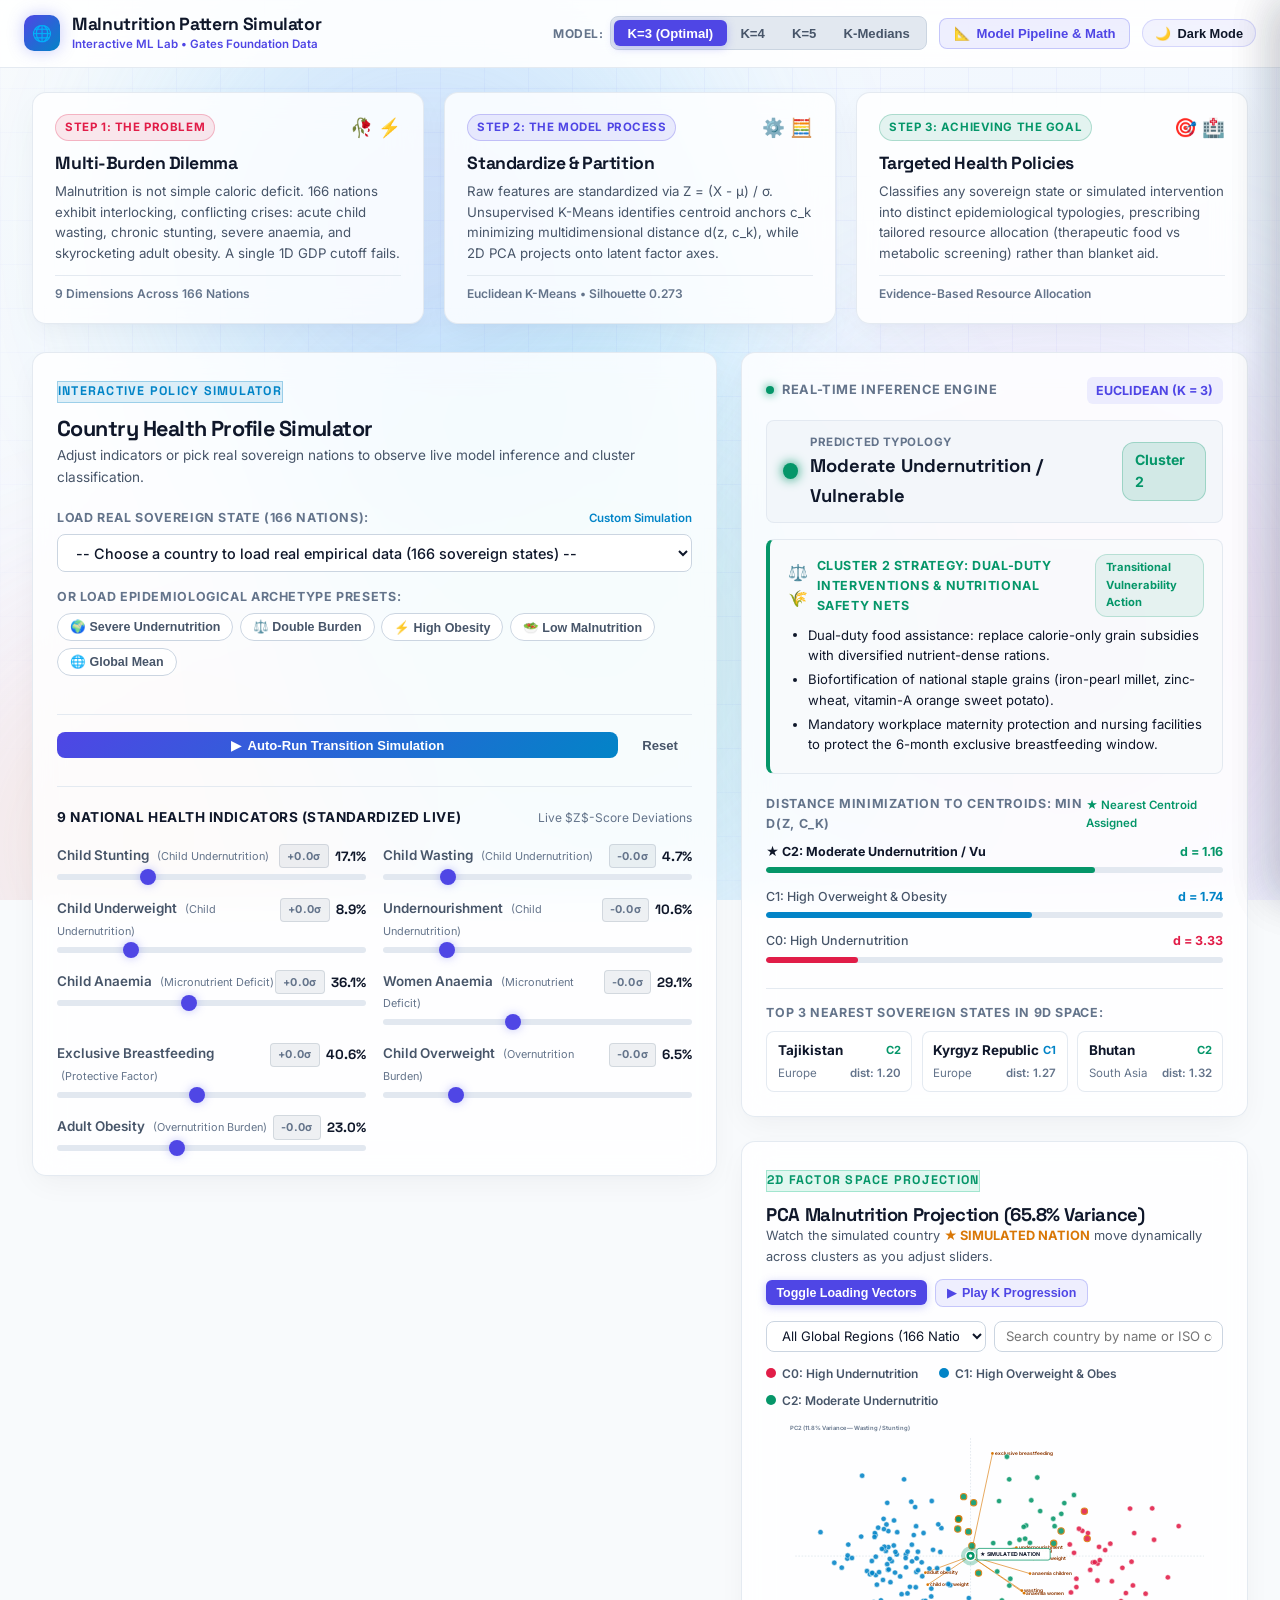
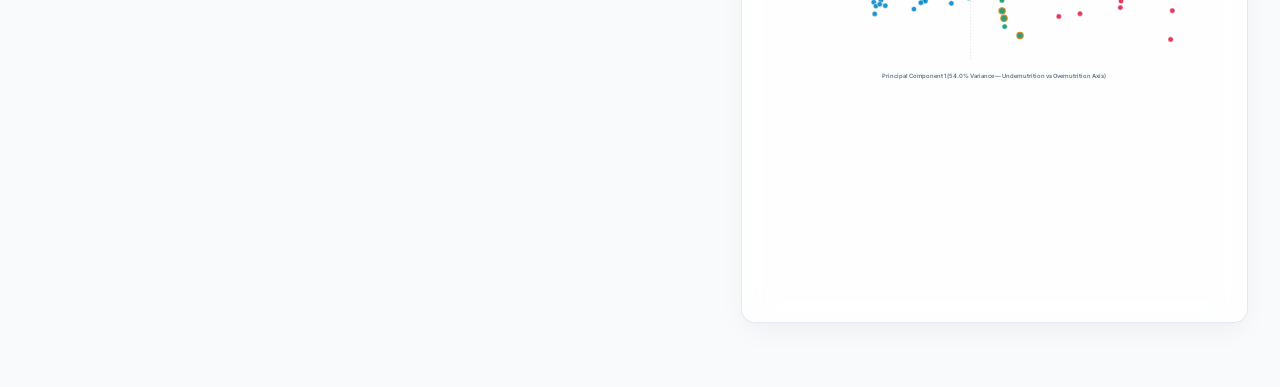
<file: index.html>
<!DOCTYPE html>
<html lang="en">
<head>
  <meta charset="UTF-8">
  <meta http-equiv="refresh" content="0; url=frontend/index.html">
  <title>Redirecting to Malnutrition Pattern Simulator...</title>
  <script>
    window.location.replace("frontend/index.html");
  </script>
</head>
<body style="font-family: sans-serif; display: flex; align-items: center; justify-content: center; height: 100vh; margin: 0; background: #f8fafc; color: #0f172a;">
  <div style="text-align: center;">
    <h2>Redirecting to Malnutrition Pattern Simulator...</h2>
    <p>If not redirected automatically, <a href="frontend/index.html" style="color: #4f46e5; font-weight: bold;">click here to launch the dashboard</a>.</p>
  </div>
</body>
</html>
</file>
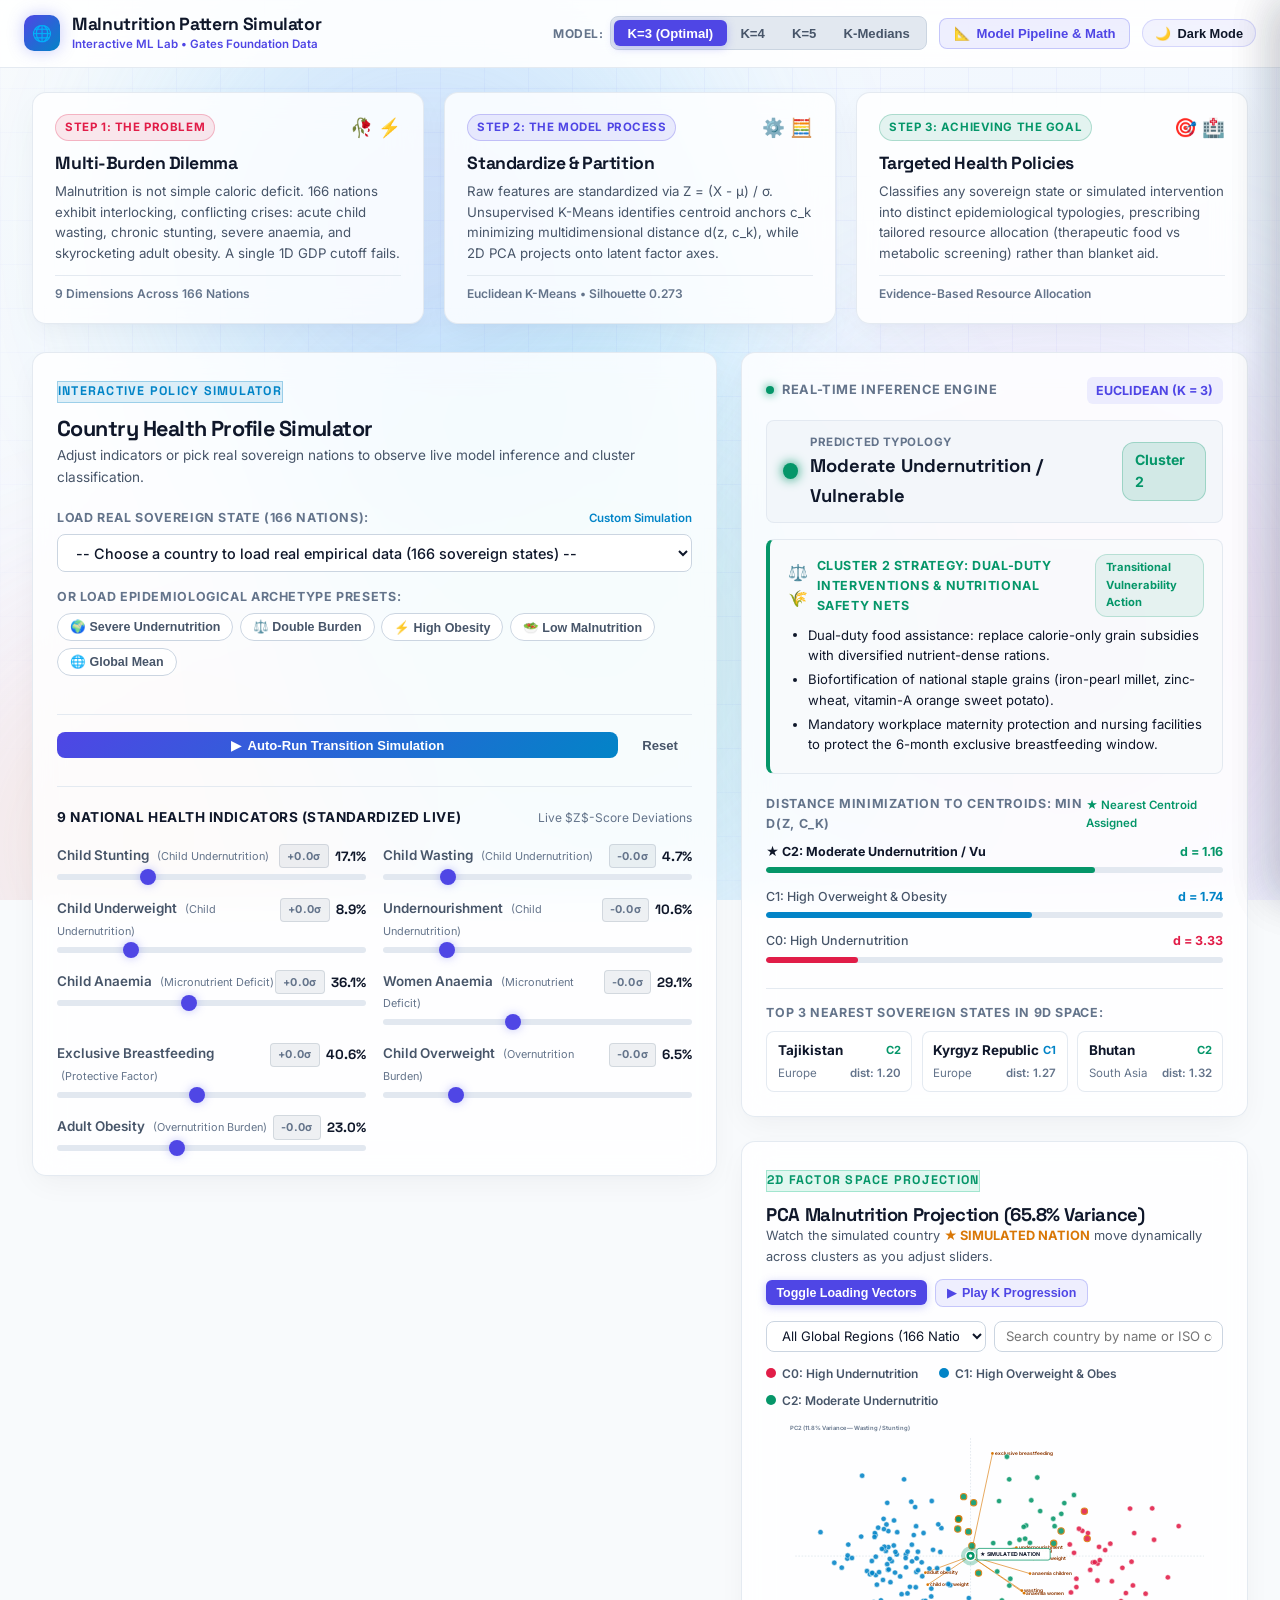
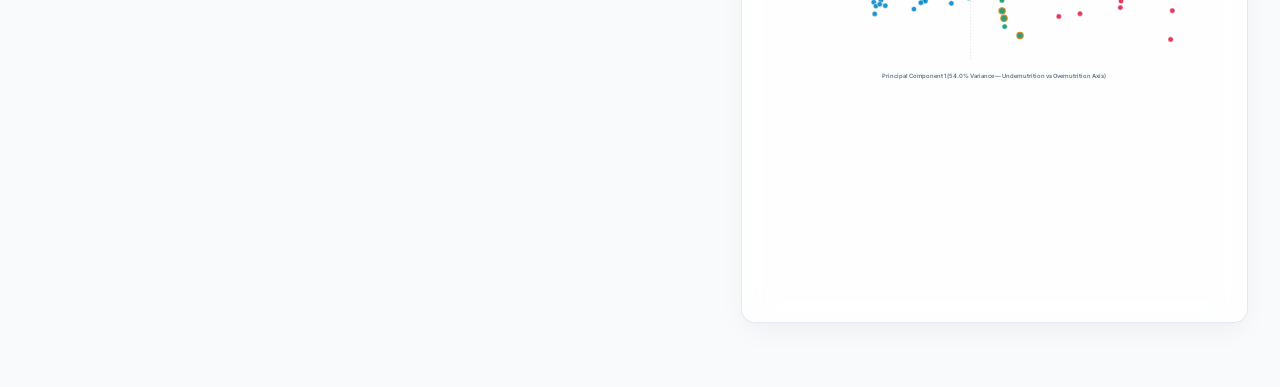
<file: frontend/index.html>
<!DOCTYPE html>
<html lang="en">
<head>
  <meta charset="UTF-8">
  <meta name="viewport" content="width=device-width, initial-scale=1.0">
  <title>Malnutrition Pattern Simulator | Gates Foundation Nutrition Analytics</title>
  <meta name="description" content="Interactive problem and machine learning model simulation for global country malnutrition pattern segmentation.">
  <meta http-equiv="Cache-Control" content="no-cache, no-store, must-revalidate">
  <meta http-equiv="Pragma" content="no-cache">
  <meta http-equiv="Expires" content="0">

  <!-- Google Fonts: Space Grotesk (Headings) & Inter (Body) -->
  <link rel="preconnect" href="https://fonts.googleapis.com">
  <link rel="preconnect" href="https://fonts.gstatic.com" crossorigin>
  <link href="https://fonts.googleapis.com/css2?family=Inter:wght@300;400;500;600;700&family=Space+Grotesk:wght@500;600;700;800&display=swap" rel="stylesheet">

  <link rel="stylesheet" href="css/style.css?v=3.0.0">
</head>
<body>

  <!-- Dynamic Aurora Background & Floating Blobs -->
  <div class="background-canvas">
    <div class="subtle-grid"></div>
    <div class="aurora-blob blob-1"></div>
    <div class="aurora-blob blob-2"></div>
    <div class="aurora-blob blob-3"></div>
    <div class="aurora-blob blob-4"></div>
  </div>

  <!-- Demo Data Banner (activates only if synthetic demo data is loaded) -->
  <div id="demoBanner" class="demo-banner">
    ⚠️ DEMO DATASET ACTIVE: The dashboard is currently displaying synthetic offline testing data.
  </div>

  <!-- Sleek, Uncomplicated Top Navigation -->
  <header class="top-nav">
    <div class="nav-container" style="justify-content: space-between;">
      
      <!-- Brand & Project Title -->
      <a href="#" class="brand-wrapper" style="text-decoration: none; min-width: 280px;">
        <div class="brand-icon">🌐</div>
        <div style="display: flex; flex-direction: column;">
          <span class="brand-text" style="font-size: 1.1rem; line-height: 1.2;">Malnutrition Pattern Simulator</span>
          <span class="brand-subtext" style="font-size: 0.72rem; color: var(--indigo-accent); font-weight: 600;">Interactive ML Lab • Gates Foundation Data</span>
        </div>
      </a>

      <!-- Quick Model Selectors & Interactive Controls -->
      <div style="display: flex; align-items: center; gap: 0.75rem; flex-wrap: wrap;">
        
        <!-- Active Model Switcher -->
        <div class="model-quick-bar" style="display: flex; align-items: center; gap: 0.4rem;">
          <span style="font-size: 0.75rem; font-weight: 700; text-transform: uppercase; color: var(--text-dim); letter-spacing: 0.05em;">Model:</span>
          <div class="btn-toggle-group">
            <button class="btn-toggle active" data-model-k="3" data-model-dist="euclidean" title="Optimal Model (Composite Rank #1)">K=3 (Optimal)</button>
            <button class="btn-toggle" data-model-k="4" data-model-dist="euclidean" title="Reveals Double Burden Cluster">K=4</button>
            <button class="btn-toggle" data-model-k="5" data-model-dist="euclidean" title="Granular Subgroups">K=5</button>
            <button class="btn-toggle" data-model-k="3" data-model-dist="manhattan" title="Robust Manhattan Medians">K-Medians</button>
          </div>
        </div>

        <!-- Pipeline Math Explainer Drawer Toggle -->
        <button id="openPipelineDrawerBtn" class="btn-action" style="padding: 0.45rem 0.85rem; font-size: 0.82rem;" title="View mathematical formulations & preprocessing audit">
          <span>📐</span> <span>Model Pipeline & Math</span>
        </button>

        <!-- Theme Toggle -->
        <button id="themeToggleBtn" class="theme-toggle-btn" aria-label="Toggle Dark / Light Theme" title="Toggle Dark/Light Mode">
          <span id="themeToggleIcon">🌙</span> <span id="themeToggleText">Dark Mode</span>
        </button>

      </div>
    </div>
  </header>

  <!-- Main Content Layout -->
  <main class="main-wrapper" style="max-width: 1440px; padding: 1.5rem 2rem 4rem 2rem;">

    <!-- =========================================================================
         INTERACTIVE 3-STEP FLOW: Problem -> Process -> Goal Solution
         ========================================================================= -->
    <section class="process-flow-strip" style="margin-bottom: 1.75rem;">
      <div class="flow-cards-grid">
        
        <!-- Step 1: The Problem -->
        <div class="glass-card flow-step-card" id="stepCardProblem">
          <div class="flow-step-header">
            <span class="flow-step-badge step-1">Step 1: The Problem</span>
            <span class="flow-step-icon">🥀 ⚡</span>
          </div>
          <h3 class="flow-step-title">Multi-Burden Dilemma</h3>
          <p class="flow-step-desc">
            Malnutrition is not simple caloric deficit. 166 nations exhibit interlocking, conflicting crises: 
            acute child wasting, chronic stunting, severe anaemia, and skyrocketing adult obesity. A single 1D GDP cutoff fails.
          </p>
          <div class="flow-step-footer">
            <span class="flow-highlight">9 Dimensions Across 166 Nations</span>
          </div>
        </div>

        <!-- Step 2: The Model Process -->
        <div class="glass-card flow-step-card" id="stepCardProcess">
          <div class="flow-step-header">
            <span class="flow-step-badge step-2">Step 2: The Model Process</span>
            <span class="flow-step-icon">⚙️ 🧮</span>
          </div>
          <h3 class="flow-step-title">Standardize & Partition</h3>
          <p class="flow-step-desc">
            Raw features are standardized via Z = (X - μ) / σ. Unsupervised K-Means identifies centroid anchors c_k minimizing multidimensional distance d(z, c_k), while 2D PCA projects onto latent factor axes.
          </p>
          <div class="flow-step-footer">
            <span class="flow-highlight">Euclidean K-Means • Silhouette 0.273</span>
          </div>
        </div>

        <!-- Step 3: Achieving the Goal -->
        <div class="glass-card flow-step-card" id="stepCardGoal">
          <div class="flow-step-header">
            <span class="flow-step-badge step-3">Step 3: Achieving the Goal</span>
            <span class="flow-step-icon">🎯 🏥</span>
          </div>
          <h3 class="flow-step-title">Targeted Health Policies</h3>
          <p class="flow-step-desc">
            Classifies any sovereign state or simulated intervention into distinct epidemiological typologies, 
            prescribing tailored resource allocation (therapeutic food vs metabolic screening) rather than blanket aid.
          </p>
          <div class="flow-step-footer">
            <span class="flow-highlight">Evidence-Based Resource Allocation</span>
          </div>
        </div>

      </div>
    </section>

    <!-- =========================================================================
         THE INTERACTIVE SIMULATION & VISUALIZATION STUDIO (Unified Workspace)
         ========================================================================= -->
    <div class="studio-workspace">

      <!-- LEFT COLUMN: Input Simulator & Intervention Controls -->
      <div class="studio-col-left">

        <div class="glass-card studio-card" style="padding: 1.5rem;">
          
          <div class="studio-card-header">
            <div>
              <div class="section-tag" style="background: rgba(2, 132, 199, 0.12); color: var(--cyan-accent); border: 1px solid rgba(2, 132, 199, 0.3);">
                Interactive Policy Simulator
              </div>
              <h2 style="font-size: 1.35rem; font-weight: 700; margin-top: 0.25rem;">Country Health Profile Simulator</h2>
              <p style="font-size: 0.85rem; color: var(--text-muted); margin-top: 0.15rem;">
                Adjust indicators or pick real sovereign nations to observe live model inference and cluster classification.
              </p>
            </div>
          </div>

          <!-- Country Quick Selector & Scenario Presets Toolbar -->
          <div class="studio-toolbar" style="margin-top: 1.25rem; display: flex; flex-direction: column; gap: 0.9rem;">
            
            <!-- Real Country Picker Dropdown -->
            <div style="display: flex; flex-direction: column; gap: 0.35rem;">
              <div style="display: flex; justify-content: space-between; align-items: center;">
                <label for="countrySelect" style="font-size: 0.78rem; font-weight: 700; text-transform: uppercase; letter-spacing: 0.05em; color: var(--text-dim);">
                  Load Real Sovereign State (166 Nations):
                </label>
                <span id="countryLoadedBadge" style="font-size: 0.72rem; color: var(--cyan-accent); font-weight: 600;">Custom Simulation</span>
              </div>
              <select id="countrySelect" class="search-input" style="width: 100%; padding: 0.55rem 0.85rem; font-weight: 500; font-size: 0.9rem; cursor: pointer;">
                <option value="">-- Choose a country to load real empirical data --</option>
                <!-- Populated dynamically by app.js -->
              </select>
            </div>

            <!-- Archetype Scenario Preset Buttons -->
            <div>
              <div style="font-size: 0.78rem; font-weight: 700; text-transform: uppercase; letter-spacing: 0.05em; color: var(--text-dim); margin-bottom: 0.4rem;">
                Or Load Epidemiological Archetype Presets:
              </div>
              <div class="sim-presets-bar" style="display: flex; flex-wrap: wrap; gap: 0.4rem;">
                <button class="sim-preset-btn" data-preset="sub_saharan" title="Niger, Chad, South Sudan archetype">🌍 Severe Undernutrition</button>
                <button class="sim-preset-btn" data-preset="double_burden" title="India, Egypt, Guatemala archetype">⚖️ Double Burden</button>
                <button class="sim-preset-btn" data-preset="high_obesity" title="USA, UK, Mexico archetype">⚡ High Obesity</button>
                <button class="sim-preset-btn" data-preset="low_burden" title="Japan, Norway, Sweden archetype">🥗 Low Malnutrition</button>
                <button class="sim-preset-btn" data-preset="global_mean" title="Global cohort mean baseline">🌐 Global Mean</button>
              </div>
            </div>

            <!-- Dynamic Presentation Controls: Auto-Run Simulation -->
            <div style="display: flex; gap: 0.6rem; align-items: center; border-top: 1px solid var(--border-card); padding-top: 0.85rem;">
              <button id="autoSimulateBtn" class="btn-action" style="flex: 1; justify-content: center; background: linear-gradient(135deg, #4f46e5, #0284c7); border: none; color: #ffffff;" title="Play animated transition simulation to explain model dynamics during presentation">
                <span id="autoSimulateIcon">▶</span> <span id="autoSimulateText">Auto-Run Transition Simulation</span>
              </button>
              <button id="simResetBtn" class="btn-toggle" style="padding: 0.55rem 0.9rem;" title="Reset all indicators to global mean">
                Reset
              </button>
            </div>

          </div>

          <!-- 9 Interactive Indicator Sliders with Live Z-Scores -->
          <div style="margin-top: 1.5rem; border-top: 1px solid var(--border-card); padding-top: 1.25rem;">
            <div style="display: flex; justify-content: space-between; align-items: center; margin-bottom: 1rem;">
              <span style="font-size: 0.85rem; font-weight: 700; color: var(--text-main); text-transform: uppercase; letter-spacing: 0.04em;">
                9 National Health Indicators (Standardized Live)
              </span>
              <span style="font-size: 0.75rem; color: var(--text-dim);">Live $Z$-Score Deviations</span>
            </div>

            <div class="simulator-controls-grid" id="simulatorSlidersContainer" style="grid-template-columns: 1fr 1fr; gap: 1.1rem;">
              <!-- Rendered dynamically by app.js with live Z-Score tags -->
            </div>
          </div>

        </div>

      </div>

      <!-- RIGHT COLUMN: Model Engine, Goal Policy Solution & 2D PCA Map -->
      <div class="studio-col-right" style="display: flex; flex-direction: column; gap: 1.5rem;">

        <!-- CARD 1: Model Prediction & Achieving the Goal (Interventions) -->
        <div class="glass-card studio-card" style="padding: 1.5rem;">
          
          <div style="display: flex; justify-content: space-between; align-items: center; margin-bottom: 1rem;">
            <div style="display: flex; align-items: center; gap: 0.5rem;">
              <span class="pulse-dot"></span>
              <span style="font-size: 0.8rem; font-weight: 700; text-transform: uppercase; letter-spacing: 0.05em; color: var(--text-dim);">
                Real-Time Inference Engine
              </span>
            </div>
            <div id="simActiveModelBadge" style="font-size: 0.78rem; color: var(--indigo-accent); font-weight: 700; background: rgba(99, 102, 241, 0.1); padding: 0.2rem 0.6rem; border-radius: 6px;">
              EUCLIDEAN (K = 3)
            </div>
          </div>

          <!-- Predicted Cluster Display -->
          <div class="sim-cluster-output" id="simClusterOutputBox" style="margin-bottom: 1rem;">
            <!-- Rendered dynamically by app.js -->
          </div>

          <!-- Achieving the Goal: Tailored Intervention Policy Box -->
          <div id="goalPrescriptionBox" class="goal-prescription-card" style="margin-bottom: 1.25rem;">
            <!-- Rendered dynamically by app.js -->
          </div>

          <!-- Centroid Distance Minimization Bars -->
          <div style="margin-bottom: 1.25rem;">
            <div style="display: flex; justify-content: space-between; align-items: center; margin-bottom: 0.5rem;">
              <span style="font-size: 0.78rem; text-transform: uppercase; letter-spacing: 0.05em; color: var(--text-dim); font-weight: 700;">
                Distance Minimization to Centroids: min d(z, c_k)
              </span>
              <span style="font-size: 0.72rem; color: var(--emerald-accent); font-weight: 600;">★ Nearest Centroid Assigned</span>
            </div>
            <div class="sim-distance-bars" id="simDistanceBarsContainer">
              <!-- Rendered dynamically by app.js -->
            </div>
          </div>

          <!-- Closest Real Sovereign States -->
          <div style="border-top: 1px solid var(--border-card); padding-top: 0.85rem;">
            <div style="font-size: 0.78rem; text-transform: uppercase; letter-spacing: 0.05em; color: var(--text-dim); font-weight: 700; margin-bottom: 0.5rem;">
              Top 3 Nearest Sovereign States in 9D Space:
            </div>
            <div id="simClosestCountriesList" style="display: grid; grid-template-columns: repeat(3, 1fr); gap: 0.6rem;">
              <!-- Rendered dynamically by app.js -->
            </div>
          </div>

        </div>

        <!-- CARD 2: Interactive 2D PCA Factor Space Projection -->
        <div class="glass-card studio-card" style="padding: 1.5rem; position: relative;">
          
          <div style="display: flex; justify-content: space-between; align-items: flex-start; flex-wrap: wrap; gap: 0.75rem; margin-bottom: 0.85rem;">
            <div>
              <div class="section-tag" style="background: rgba(16, 185, 129, 0.12); color: var(--emerald-accent); border: 1px solid rgba(16, 185, 129, 0.3);">
                2D Factor Space Projection
              </div>
              <h3 style="font-size: 1.15rem; font-weight: 700; margin-top: 0.2rem;">
                PCA Malnutrition Projection (65.8% Variance)
              </h3>
              <p style="font-size: 0.8rem; color: var(--text-muted);">
                Watch the simulated country <strong style="color: var(--amber-accent);">★ SIMULATED NATION</strong> move dynamically across clusters as you adjust sliders.
              </p>
            </div>

            <!-- PCA Controls Bar -->
            <div style="display: flex; align-items: center; gap: 0.5rem; flex-wrap: wrap;">
              <button id="toggleLoadingsBtn" class="btn-toggle active" style="font-size: 0.78rem; padding: 0.35rem 0.65rem;" title="Show or hide eigenvector feature direction arrows">
                Toggle Loading Vectors
              </button>
              <button id="playProgressionBtn" class="btn-action" style="font-size: 0.78rem; padding: 0.35rem 0.65rem;" title="Cycle through K=3 to K=8 automatically">
                <span id="playProgressionIcon">▶</span> <span id="playProgressionText">Play K Progression</span>
              </button>
            </div>
          </div>

          <!-- Region Filter & Search row -->
          <div style="display: flex; gap: 0.5rem; margin-bottom: 0.75rem;">
            <select id="pcaRegionSelect" class="search-input" style="flex: 1; padding: 0.35rem 0.65rem; font-size: 0.82rem;">
              <option value="all">All Global Regions (166 Nations)</option>
            </select>
            <input type="text" id="pcaSearchInput" class="search-input" placeholder="Search country by name or ISO code..." style="flex: 1.5; padding: 0.35rem 0.65rem; font-size: 0.82rem;">
          </div>

          <!-- Cluster Color Legend -->
          <div id="pcaClusterLegend" style="display: flex; flex-wrap: wrap; margin-bottom: 0.5rem; gap: 0.5rem;"></div>

          <!-- Main SVG Canvas for 2D PCA Projection -->
          <div id="pcaScatterSvg" class="chart-container" style="min-height: 480px; position: relative;">
            <!-- Rendered by app.js -->
          </div>

          <!-- Floating Glass Tooltip -->
          <div id="pcaTooltip" class="chart-tooltip"></div>

        </div>

      </div>

    </div>

  </main>

  <!-- =========================================================================
       MODEL PIPELINE & MATHEMATICAL EXPLAINER DRAWER (Slide-Over)
       ========================================================================= -->
  <div id="pipelineDrawerBackdrop" class="drawer-backdrop"></div>
  
  <aside id="pipelineDrawer" class="country-drawer" style="width: min(680px, 92vw);" aria-label="Model Pipeline and Mathematics Explainer">
    <button id="pipelineDrawerCloseBtn" class="drawer-close-btn" aria-label="Close Pipeline Explainer">&times;</button>
    
    <div style="padding: 1.75rem; display: flex; flex-direction: column; gap: 1.5rem;">
      
      <div>
        <div class="section-tag">Rigorous Data Science Architecture</div>
        <h2 style="font-size: 1.4rem; font-weight: 700; margin-top: 0.25rem;">The Model Pipeline & Mathematical Process</h2>
        <p style="font-size: 0.85rem; color: var(--text-muted); margin-top: 0.25rem;">
          How raw World Bank & UNICEF indicators are mathematically transformed into actionable public health clusters.
        </p>
      </div>

      <!-- Step 1 Math: Standardization -->
      <div class="glass-card" style="padding: 1.1rem; border-left: 4px solid var(--cyan-accent);">
        <h4 style="font-size: 0.95rem; color: var(--cyan-accent); margin-bottom: 0.4rem;">
          1. Z-Score Standardization (StandardScaler)
        </h4>
        <p style="font-size: 0.85rem; color: var(--text-main); margin-bottom: 0.5rem;">
          Since child stunting ranges from 2% to 55% while wasting ranges from 0.5% to 20%, unscaled Euclidean distances 
          would be heavily biased by higher-magnitude variables. Every indicator is centered to mean 0 and unit variance:
        </p>
        <div style="background: rgba(0, 0, 0, 0.04); padding: 0.6rem; border-radius: 6px; font-family: monospace; font-size: 0.9rem; text-align: center; color: var(--text-main);">
          z_j = (x_j - μ_j) / σ_j, &nbsp;&nbsp; for j ∈ {1, ..., 9}
        </div>
      </div>

      <!-- Step 2 Math: Partition Clustering Objective -->
      <div class="glass-card" style="padding: 1.1rem; border-left: 4px solid var(--indigo-accent);">
        <h4 style="font-size: 0.95rem; color: var(--indigo-accent); margin-bottom: 0.4rem;">
          2. Partition Clustering & Centroid Assignment
        </h4>
        <p style="font-size: 0.85rem; color: var(--text-main); margin-bottom: 0.5rem;">
          The model iteratively partitions 166 sovereign states into K disjoint clusters C = {C_1, ..., C_K} 
          to minimize the Within-Cluster Sum of Squares (WCSS / Inertia):
        </p>
        <div style="background: rgba(0, 0, 0, 0.04); padding: 0.6rem; border-radius: 6px; font-family: monospace; font-size: 0.88rem; text-align: center; color: var(--text-main);">
          WCSS = ∑_{k=1}^K ∑_{i ∈ C_k} || z_i - c_k ||_2^2
        </div>
        <p style="font-size: 0.85rem; color: var(--text-muted); margin-top: 0.5rem;">
          Inference Assignment Rule: Any query profile z is assigned to cluster k_hat = argmin_k d(z, c_k).
        </p>
      </div>

      <!-- Step 3 Math: 2D PCA Dimensionality Reduction -->
      <div class="glass-card" style="padding: 1.1rem; border-left: 4px solid var(--emerald-accent);">
        <h4 style="font-size: 0.95rem; color: var(--emerald-accent); margin-bottom: 0.4rem;">
          3. Dimensionality Reduction (Principal Component Analysis)
        </h4>
        <p style="font-size: 0.85rem; color: var(--text-main); margin-bottom: 0.5rem;">
          Singular Value Decomposition (SVD) of covariance matrix Σ = (1/n) Z^T Z extracts orthogonal 
          eigenvectors V. The top two components explain <strong>65.8%</strong> of total global variance:
        </p>
        <ul style="font-size: 0.84rem; color: var(--text-muted); margin-left: 1.25rem; line-height: 1.6;">
          <li><strong>PC1 (48.5% Variance):</strong> Undernutrition axis (heavy positive loadings on stunting, wasting, anaemia; negative on obesity).</li>
          <li><strong>PC2 (17.3% Variance):</strong> Acute wasting vs. chronic stunting and exclusive breastfeeding.</li>
        </ul>
      </div>

      <!-- Quantitative Validation Benchmark Table -->
      <div class="glass-card" style="padding: 1.1rem; border-left: 4px solid var(--amber-accent);">
        <h4 style="font-size: 0.95rem; color: var(--amber-accent); margin-bottom: 0.4rem;">
          4. Model Validation: Why K = 3 Was Selected
        </h4>
        <p style="font-size: 0.85rem; color: var(--text-main); margin-bottom: 0.6rem;">
          Evaluated via Silhouette score, Davies-Bouldin index, and 20-round bootstrap stability (ARI across 80% subsamples):
        </p>
        <div class="table-responsive">
          <table class="data-table" style="font-size: 0.78rem;">
            <thead>
              <tr>
                <th>Model</th>
                <th>K</th>
                <th>Silhouette (↑)</th>
                <th>Davies-Bouldin (↓)</th>
                <th>Bootstrap ARI (↑)</th>
                <th>Composite Rank</th>
              </tr>
            </thead>
            <tbody>
              <tr style="background: rgba(16, 185, 129, 0.1); font-weight: 700;">
                <td>Euclidean K-Means</td>
                <td>3</td>
                <td>0.2726 (Rank #1)</td>
                <td>1.7209</td>
                <td>0.8324 ± 0.102</td>
                <td>1.0 (Optimal)</td>
              </tr>
              <tr>
                <td>Euclidean K-Means</td>
                <td>4</td>
                <td>0.2285</td>
                <td>1.6142</td>
                <td>0.5025 ± 0.118</td>
                <td>3.0</td>
              </tr>
              <tr>
                <td>Manhattan K-Medians</td>
                <td>3</td>
                <td>0.2642</td>
                <td>1.7480</td>
                <td>0.7810 ± 0.095</td>
                <td>2.0</td>
              </tr>
              <tr>
                <td>Euclidean K-Means</td>
                <td>5</td>
                <td>0.2114</td>
                <td>1.5830</td>
                <td>0.4810 ± 0.134</td>
                <td>4.5</td>
              </tr>
            </tbody>
          </table>
        </div>
        <p style="font-size: 0.82rem; color: var(--text-muted); margin-top: 0.6rem;">
          At K=3, clusters represent the primary macro-epidemiological regimes with superior bootstrap stability (0.832 ARI) 
          and well-balanced cluster sizes (minimum cluster: 37 countries).
        </p>
      </div>

    </div>
  </aside>

  <!-- Country Detail Inspector Drawer -->
  <div id="drawerBackdrop" class="drawer-backdrop"></div>
  <aside id="countryDrawer" class="country-drawer" aria-label="Country Profile Inspector">
    <button id="drawerCloseBtn" class="drawer-close-btn" aria-label="Close Inspector">&times;</button>
    <div id="drawerContent">
      <!-- Populated dynamically by app.js -->
    </div>
  </aside>

  <!-- Autogenerated Results Data (Cache-Busted) -->
  <script src="data/results.js?v=3.0.0"></script>
  <!-- Main Application Logic (Cache-Busted) -->
  <script src="js/app.js?v=3.0.0"></script>
</body>
</html>
</file>
<file: frontend/css/style.css>
/* ==============================================================================
   Country Malnutrition Pattern Segmentation - Stylesheet
   Typography: Space Grotesk (headings) + Inter (body & UI)
   Theme: Luminous Animated Light Theme (with Dark Theme Toggle Support)
   ============================================================================== */

:root {
  --font-heading: 'Space Grotesk', -apple-system, BlinkMacSystemFont, sans-serif;
  --font-body: 'Inter', -apple-system, BlinkMacSystemFont, sans-serif;

  /* ==========================================================================
     LIGHT THEME (ACTIVE DEFAULT)
     ========================================================================== */
  --bg-space: #f8fafc;
  --bg-canvas-start: #f8fafc;
  --bg-canvas-mid: #eff6ff;
  --bg-canvas-end: #fdf2f8;

  --bg-card: rgba(255, 255, 255, 0.82);
  --bg-card-hover: rgba(255, 255, 255, 0.96);
  --bg-card-solid: #ffffff;
  --border-card: rgba(226, 232, 240, 0.9);
  --border-card-hover: rgba(99, 102, 241, 0.45);

  --text-main: #0f172a;
  --text-muted: #475569;
  --text-dim: #64748b;

  --cyan-accent: #0284c7;
  --indigo-accent: #4f46e5;
  --purple-accent: #7c3aed;
  --rose-accent: #e11d48;
  --emerald-accent: #059669;
  --amber-accent: #d97706;

  --cluster-0: #e11d48;
  --cluster-1: #0284c7;
  --cluster-2: #059669;
  --cluster-3: #d97706;
  --cluster-4: #7c3aed;
  --cluster-5: #db2777;
  --cluster-6: #2563eb;
  --cluster-7: #65a30d;

  --radius-sm: 8px;
  --radius-md: 14px;
  --radius-lg: 20px;
  --shadow-glass: 0 10px 30px -5px rgba(15, 23, 42, 0.05), 0 4px 6px -2px rgba(15, 23, 42, 0.02);
  --shadow-glow: 0 0 35px rgba(99, 102, 241, 0.15);

  --nav-bg: rgba(255, 255, 255, 0.88);
  --table-th-bg: #f1f5f9;
  --table-border: #e2e8f0;
  --pill-bg: #ffffff;
  --pill-border: #cbd5e1;
  --slider-track: #e2e8f0;
  --drawer-bg: #ffffff;
  --drawer-box-bg: #f8fafc;
}

/* ==========================================================================
   DARK THEME OVERRIDES (Optional Toggle)
   ========================================================================== */
body.dark-theme {
  --bg-space: #070a12;
  --bg-card: rgba(15, 23, 42, 0.72);
  --bg-card-hover: rgba(30, 41, 59, 0.85);
  --bg-card-solid: #0f172a;
  --border-card: rgba(255, 255, 255, 0.08);
  --border-card-hover: rgba(99, 102, 241, 0.45);

  --text-main: #f8fafc;
  --text-muted: #94a3b8;
  --text-dim: #64748b;

  --cyan-accent: #06b6d4;
  --indigo-accent: #6366f1;
  --purple-accent: #a855f7;
  --rose-accent: #f43f5e;
  --emerald-accent: #10b981;
  --amber-accent: #f59e0b;

  --shadow-glass: 0 8px 32px 0 rgba(0, 0, 0, 0.37);
  --shadow-glow: 0 0 40px rgba(99, 102, 241, 0.22);

  --nav-bg: rgba(7, 10, 18, 0.78);
  --table-th-bg: rgba(30, 41, 59, 0.8);
  --table-border: rgba(255, 255, 255, 0.06);
  --pill-bg: rgba(255, 255, 255, 0.06);
  --pill-border: rgba(255, 255, 255, 0.1);
  --slider-track: rgba(255, 255, 255, 0.1);
  --drawer-bg: #0f172a;
  --drawer-box-bg: rgba(255, 255, 255, 0.03);
}

/* Base & Reset */
* {
  margin: 0;
  padding: 0;
  box-sizing: border-box;
}

html {
  scroll-behavior: smooth;
  font-family: var(--font-body);
  background-color: var(--bg-space);
  color: var(--text-main);
  line-height: 1.6;
  -webkit-font-smoothing: antialiased;
}

body {
  position: relative;
  overflow-x: hidden;
  min-height: 100vh;
  transition: background-color 0.4s ease, color 0.3s ease;
}

/* ==============================================================================
   ANIMATED DYNAMIC LIGHT BACKGROUND (NOT STATIC)
   Continuous flowing pastel aurora mesh + floating organic watercolor orbs
   ============================================================================== */
.background-canvas {
  position: fixed;
  top: 0;
  left: 0;
  width: 100vw;
  height: 100vh;
  z-index: -1;
  pointer-events: none;
  overflow: hidden;
  background: linear-gradient(135deg, #f8fafc 0%, #eff6ff 25%, #f5f3ff 50%, #fdf2f8 75%, #ecfdf5 100%);
  background-size: 300% 300%;
  animation: auroraFlow 22s ease infinite alternate;
}

body.dark-theme .background-canvas {
  background: radial-gradient(circle at 50% 10%, #0d1527 0%, #070a12 80%);
}

@keyframes auroraFlow {
  0% { background-position: 0% 50%; }
  50% { background-position: 100% 50%; }
  100% { background-position: 0% 50%; }
}

/* Subtle Animated Grid Overlay */
.subtle-grid {
  position: absolute;
  inset: 0;
  background-image: 
    linear-gradient(to right, rgba(99, 102, 241, 0.05) 1px, transparent 1px),
    linear-gradient(to bottom, rgba(99, 102, 241, 0.05) 1px, transparent 1px);
  background-size: 44px 44px;
  mask-image: radial-gradient(circle at 50% 30%, black 50%, transparent 90%);
  animation: gridDrift 45s linear infinite;
}

body.dark-theme .subtle-grid {
  background-image: 
    linear-gradient(to right, rgba(255, 255, 255, 0.03) 1px, transparent 1px),
    linear-gradient(to bottom, rgba(255, 255, 255, 0.03) 1px, transparent 1px);
}

@keyframes gridDrift {
  0% { background-position: 0 0; }
  100% { background-position: 44px 44px; }
}

/* Radiant Animated Aurora Blobs */
.aurora-blob {
  position: absolute;
  border-radius: 50%;
  filter: blur(95px);
  opacity: 0.62;
  animation: floatBlobs 22s infinite alternate ease-in-out;
}

body.dark-theme .aurora-blob {
  filter: blur(100px);
  opacity: 0.38;
}

/* Blob 1: Gentle Periwinkle / Cyan */
.blob-1 {
  top: -8%;
  left: 10%;
  width: 600px;
  height: 600px;
  background: radial-gradient(circle, rgba(129, 140, 248, 0.45) 0%, rgba(56, 189, 248, 0.32) 60%, transparent 100%);
}

body.dark-theme .blob-1 {
  background: radial-gradient(circle, #4f46e5 0%, #06b6d4 100%);
}

/* Blob 2: Warm Sunset Coral & Violet */
.blob-2 {
  top: 35%;
  right: -8%;
  width: 640px;
  height: 640px;
  background: radial-gradient(circle, rgba(251, 113, 133, 0.38) 0%, rgba(216, 180, 254, 0.3) 60%, transparent 100%);
  animation-duration: 28s;
  animation-delay: -4s;
}

body.dark-theme .blob-2 {
  background: radial-gradient(circle, #f43f5e 0%, #8b5cf6 100%);
}

/* Blob 3: Fresh Mint & Teal */
.blob-3 {
  bottom: -10%;
  left: 20%;
  width: 680px;
  height: 680px;
  background: radial-gradient(circle, rgba(52, 211, 153, 0.32) 0%, rgba(56, 189, 248, 0.24) 60%, transparent 100%);
  animation-duration: 25s;
  animation-delay: -8s;
}

body.dark-theme .blob-3 {
  background: radial-gradient(circle, #059669 0%, #0284c7 100%);
}

/* Blob 4: Golden Sunshine / Warm Amber */
.blob-4 {
  top: 65%;
  left: -8%;
  width: 520px;
  height: 520px;
  background: radial-gradient(circle, rgba(251, 191, 36, 0.32) 0%, rgba(244, 114, 182, 0.22) 60%, transparent 100%);
  animation-duration: 30s;
  animation-delay: -12s;
}

body.dark-theme .blob-4 {
  background: radial-gradient(circle, #f59e0b 0%, #ec4899 100%);
}

@keyframes floatBlobs {
  0% { transform: translate(0, 0) scale(1) rotate(0deg); }
  33% { transform: translate(75px, -45px) scale(1.1) rotate(5deg); }
  66% { transform: translate(-45px, 65px) scale(0.94) rotate(-4deg); }
  100% { transform: translate(55px, 35px) scale(1.05) rotate(2deg); }
}

/* ==============================================================================
   TOP NAVIGATION BAR
   ============================================================================== */
.top-nav {
  position: sticky;
  top: 0;
  z-index: 100;
  backdrop-filter: blur(20px);
  -webkit-backdrop-filter: blur(20px);
  background: var(--nav-bg);
  border-bottom: 1px solid var(--border-card);
  transition: all 0.3s ease;
}

.nav-container {
  max-width: 1340px;
  margin: 0 auto;
  padding: 0.85rem 1.5rem;
  display: flex;
  align-items: center;
  justify-content: space-between;
}

.brand-wrapper {
  display: flex;
  align-items: center;
  gap: 0.75rem;
  text-decoration: none;
}

.brand-icon {
  width: 36px;
  height: 36px;
  border-radius: 10px;
  background: linear-gradient(135deg, var(--indigo-accent), var(--cyan-accent));
  display: flex;
  align-items: center;
  justify-content: center;
  color: white;
  font-weight: 800;
  font-family: var(--font-heading);
  box-shadow: 0 0 16px rgba(99, 102, 241, 0.35);
}

.brand-text {
  font-family: var(--font-heading);
  font-size: 1.15rem;
  font-weight: 700;
  color: var(--text-main);
  letter-spacing: -0.02em;
}

.brand-tag {
  font-size: 0.72rem;
  padding: 0.15rem 0.5rem;
  background: rgba(99, 102, 241, 0.1);
  border: 1px solid rgba(99, 102, 241, 0.25);
  border-radius: 12px;
  color: var(--indigo-accent);
  margin-left: 0.5rem;
  font-weight: 600;
}

.nav-links {
  display: flex;
  align-items: center;
  gap: 1.35rem;
  list-style: none;
}

.nav-links a {
  color: var(--text-muted);
  text-decoration: none;
  font-size: 0.86rem;
  font-weight: 500;
  transition: color 0.2s ease;
}

.nav-links a:hover {
  color: var(--indigo-accent);
}

.nav-cta {
  padding: 0.45rem 0.95rem;
  background: linear-gradient(135deg, rgba(99, 102, 241, 0.15), rgba(2, 132, 199, 0.15));
  border: 1px solid rgba(99, 102, 241, 0.35);
  border-radius: var(--radius-sm);
  color: var(--indigo-accent) !important;
  font-weight: 600 !important;
  font-size: 0.82rem !important;
  transition: all 0.2s ease;
}

.nav-cta:hover {
  box-shadow: 0 0 15px rgba(99, 102, 241, 0.25);
  transform: translateY(-1px);
}

.theme-toggle-btn {
  display: inline-flex;
  align-items: center;
  gap: 0.4rem;
  background: rgba(99, 102, 241, 0.08);
  border: 1px solid rgba(99, 102, 241, 0.2);
  color: var(--text-main);
  padding: 0.35rem 0.75rem;
  border-radius: 20px;
  font-size: 0.8rem;
  font-weight: 600;
  cursor: pointer;
  transition: all 0.2s ease;
}

.theme-toggle-btn:hover {
  background: rgba(99, 102, 241, 0.16);
  border-color: var(--indigo-accent);
}

/* Demo Data Alert Banner */
.demo-banner {
  display: none;
  background: linear-gradient(90deg, #b91c1c, #dc2626);
  color: white;
  text-align: center;
  padding: 0.55rem 1rem;
  font-weight: 700;
  font-size: 0.88rem;
  letter-spacing: 0.03em;
  box-shadow: 0 4px 12px rgba(220, 38, 38, 0.3);
}

.demo-banner.visible {
  display: block;
}

/* ==============================================================================
   LAYOUT & CARDS
   ============================================================================== */
.main-wrapper {
  max-width: 1340px;
  margin: 0 auto;
  padding: 2.5rem 1.5rem 6rem;
}

h1, h2, h3, h4, h5, h6 {
  font-family: var(--font-heading);
  color: var(--text-main);
  letter-spacing: -0.025em;
  line-height: 1.25;
}

.section-header {
  margin-bottom: 2rem;
}

.section-tag {
  display: inline-flex;
  align-items: center;
  gap: 0.4rem;
  font-family: var(--font-heading);
  font-size: 0.78rem;
  text-transform: uppercase;
  letter-spacing: 0.1em;
  font-weight: 700;
  color: var(--indigo-accent);
  margin-bottom: 0.5rem;
}

.section-title {
  font-size: 2.15rem;
  font-weight: 700;
  margin-bottom: 0.6rem;
  color: var(--text-main);
}

.section-desc {
  font-size: 1.05rem;
  color: var(--text-muted);
  max-width: 860px;
}

/* Cards & Glassmorphism */
.glass-card {
  background: var(--bg-card);
  backdrop-filter: blur(16px);
  -webkit-backdrop-filter: blur(16px);
  border: 1px solid var(--border-card);
  border-radius: var(--radius-md);
  padding: 1.75rem;
  box-shadow: var(--shadow-glass);
  transition: transform 0.25s cubic-bezier(0.16, 1, 0.3, 1), border-color 0.25s ease, box-shadow 0.25s ease;
  position: relative;
  overflow: hidden;
}

.glass-card:hover {
  border-color: var(--border-card-hover);
  box-shadow: var(--shadow-glass), var(--shadow-glow);
}

/* ==============================================================================
   HERO SECTION
   ============================================================================== */
.hero-section {
  padding: 3rem 0 3.5rem;
  text-align: left;
}

.hero-pill-org {
  display: inline-flex;
  align-items: center;
  gap: 0.6rem;
  background: rgba(99, 102, 241, 0.08);
  border: 1px solid rgba(99, 102, 241, 0.22);
  border-radius: 30px;
  padding: 0.4rem 1rem;
  font-size: 0.85rem;
  color: var(--indigo-accent);
  font-weight: 600;
  margin-bottom: 1.5rem;
}

.pulse-dot {
  width: 8px;
  height: 8px;
  border-radius: 50%;
  background: var(--emerald-accent);
  box-shadow: 0 0 10px var(--emerald-accent);
  animation: pulseDot 2s infinite;
}

@keyframes pulseDot {
  0%, 100% { opacity: 1; transform: scale(1); }
  50% { opacity: 0.4; transform: scale(0.85); }
}

.hero-title {
  font-size: 3.4rem;
  font-weight: 800;
  line-height: 1.12;
  margin-bottom: 1.25rem;
  max-width: 1000px;
  letter-spacing: -0.035em;
  color: var(--text-main);
}

.hero-subtitle {
  font-size: 1.18rem;
  color: var(--text-muted);
  max-width: 880px;
  margin-bottom: 2.75rem;
  line-height: 1.65;
}

/* KPI Cards Grid */
.kpi-grid {
  display: grid;
  grid-template-columns: repeat(auto-fit, minmax(185px, 1fr));
  gap: 1.25rem;
  margin-top: 1.5rem;
}

.kpi-card {
  padding: 1.35rem 1.25rem;
  display: flex;
  flex-direction: column;
  justify-content: space-between;
}

.kpi-label {
  font-size: 0.78rem;
  text-transform: uppercase;
  letter-spacing: 0.08em;
  color: var(--text-dim);
  font-weight: 600;
  margin-bottom: 0.35rem;
}

.kpi-value {
  font-family: var(--font-heading);
  font-size: 2.2rem;
  font-weight: 700;
  color: var(--text-main);
  line-height: 1.1;
  margin-bottom: 0.35rem;
}

.kpi-subtext {
  font-size: 0.78rem;
  color: var(--text-muted);
}

/* Problem Framing Callouts */
.problem-grid {
  display: grid;
  grid-template-columns: repeat(3, 1fr);
  gap: 1.5rem;
  margin-top: 1.5rem;
}

.problem-card {
  border-top: 3px solid transparent;
}

.problem-card.undernutrition { border-top-color: var(--rose-accent); }
.problem-card.overnutrition { border-top-color: var(--cyan-accent); }
.problem-card.doubleburden { border-top-color: var(--emerald-accent); }

.problem-card-icon {
  font-size: 1.8rem;
  margin-bottom: 0.75rem;
}

.problem-card h3 {
  font-size: 1.25rem;
  margin-bottom: 0.6rem;
}

.problem-card p {
  font-size: 0.92rem;
  color: var(--text-muted);
  line-height: 1.6;
}

/* Preprocessing Timeline */
.timeline-stepper {
  display: flex;
  flex-direction: column;
  gap: 0.85rem;
  margin-top: 1.5rem;
}

.step-card {
  display: grid;
  grid-template-columns: 56px 1fr auto;
  align-items: center;
  gap: 1.25rem;
  padding: 1.15rem 1.5rem;
  background: var(--bg-card);
  border: 1px solid var(--border-card);
  border-radius: var(--radius-sm);
  transition: all 0.2s ease;
}

.step-card:hover {
  background: var(--bg-card-hover);
  border-color: rgba(99, 102, 241, 0.35);
}

.step-num {
  font-family: var(--font-heading);
  font-size: 1.4rem;
  font-weight: 800;
  color: var(--indigo-accent);
}

/* ==============================================================================
   TABLES & DATA DISPLAY
   ============================================================================== */
.table-responsive {
  width: 100%;
  overflow-x: auto;
  border-radius: var(--radius-sm);
  border: 1px solid var(--border-card);
}

.data-table {
  width: 100%;
  border-collapse: collapse;
  text-align: left;
  font-size: 0.88rem;
}

.data-table th {
  background: var(--table-th-bg);
  padding: 0.85rem 1rem;
  font-family: var(--font-heading);
  font-weight: 600;
  color: var(--text-main);
  border-bottom: 2px solid var(--table-border);
  white-space: nowrap;
}

.data-table td {
  padding: 0.85rem 1rem;
  border-bottom: 1px solid var(--table-border);
  color: var(--text-muted);
}

.data-table tr:hover td {
  background: rgba(99, 102, 241, 0.05);
  color: var(--text-main);
}

.data-table tr.selected-row td {
  background: rgba(99, 102, 241, 0.12) !important;
  color: var(--text-main) !important;
  font-weight: 600;
  border-left: 3px solid var(--indigo-accent);
}

.pill-status {
  display: inline-block;
  padding: 0.2rem 0.6rem;
  border-radius: 12px;
  font-size: 0.74rem;
  font-weight: 700;
}

.pill-success {
  background: rgba(16, 185, 129, 0.12);
  color: #059669;
  border: 1px solid rgba(16, 185, 129, 0.3);
}

.pill-warning {
  background: rgba(245, 158, 11, 0.12);
  color: #d97706;
  border: 1px solid rgba(245, 158, 11, 0.3);
}

.pill-danger {
  background: rgba(244, 63, 94, 0.12);
  color: #e11d48;
  border: 1px solid rgba(244, 63, 94, 0.3);
}

.pill-info {
  background: rgba(2, 132, 199, 0.12);
  color: #0284c7;
  border: 1px solid rgba(2, 132, 199, 0.3);
}

/* ==============================================================================
   INTERACTIVE CONTROLS & EXPLORERS
   ============================================================================== */
.chart-container {
  width: 100%;
  position: relative;
}

.svg-chart {
  width: 100%;
  height: auto;
  display: block;
}

.controls-bar {
  display: flex;
  flex-wrap: wrap;
  align-items: center;
  justify-content: space-between;
  gap: 1rem;
  margin-bottom: 1.25rem;
  padding: 0.85rem 1.25rem;
  background: var(--bg-card);
  border: 1px solid var(--border-card);
  border-radius: var(--radius-sm);
  box-shadow: 0 4px 15px rgba(0, 0, 0, 0.03);
}

.control-group {
  display: flex;
  align-items: center;
  gap: 0.6rem;
}

.control-label {
  font-size: 0.82rem;
  font-weight: 600;
  color: var(--text-muted);
  text-transform: uppercase;
  letter-spacing: 0.05em;
}

.btn-toggle-group {
  display: inline-flex;
  background: #e2e8f0;
  padding: 3px;
  border-radius: 8px;
  border: 1px solid #cbd5e1;
}

body.dark-theme .btn-toggle-group {
  background: rgba(0, 0, 0, 0.3);
  border-color: var(--border-card);
}

.btn-toggle {
  background: transparent;
  border: none;
  padding: 0.35rem 0.85rem;
  border-radius: 6px;
  font-size: 0.82rem;
  font-weight: 600;
  color: var(--text-muted);
  cursor: pointer;
  transition: all 0.15s ease;
}

.btn-toggle.active {
  background: var(--indigo-accent);
  color: white;
  box-shadow: 0 2px 8px rgba(99, 102, 241, 0.35);
}

.btn-action {
  background: rgba(99, 102, 241, 0.1);
  border: 1px solid rgba(99, 102, 241, 0.3);
  color: var(--indigo-accent);
  padding: 0.35rem 0.85rem;
  border-radius: var(--radius-sm);
  font-size: 0.82rem;
  font-weight: 600;
  cursor: pointer;
  display: inline-flex;
  align-items: center;
  gap: 0.4rem;
  transition: all 0.2s ease;
}

.btn-action:hover {
  background: var(--indigo-accent);
  color: white;
}

.btn-action.active {
  background: var(--amber-accent);
  color: #000;
  border-color: var(--amber-accent);
}

.search-input {
  background: #ffffff;
  border: 1px solid #cbd5e1;
  border-radius: var(--radius-sm);
  padding: 0.45rem 0.85rem;
  color: var(--text-main);
  font-family: var(--font-body);
  font-size: 0.85rem;
  outline: none;
  width: 220px;
  transition: border-color 0.2s ease;
}

body.dark-theme .search-input {
  background: rgba(0, 0, 0, 0.25);
  border-color: var(--border-card);
}

.search-input:focus {
  border-color: var(--indigo-accent);
}

/* Tooltip */
.chart-tooltip {
  position: absolute;
  pointer-events: none;
  background: rgba(255, 255, 255, 0.96);
  backdrop-filter: blur(12px);
  border: 1px solid rgba(203, 213, 225, 0.9);
  border-radius: var(--radius-sm);
  padding: 0.85rem 1rem;
  font-size: 0.82rem;
  color: var(--text-main);
  box-shadow: 0 12px 32px rgba(15, 23, 42, 0.15);
  z-index: 200;
  transform: translate(-50%, -110%);
  transition: opacity 0.15s ease, transform 0.15s ease;
  min-width: 220px;
  opacity: 0;
}

body.dark-theme .chart-tooltip {
  background: rgba(15, 23, 42, 0.95);
  border-color: rgba(255, 255, 255, 0.15);
  box-shadow: 0 10px 25px rgba(0, 0, 0, 0.5);
}

.chart-tooltip.active {
  opacity: 1;
}

.tooltip-title {
  font-family: var(--font-heading);
  font-weight: 700;
  font-size: 0.95rem;
  margin-bottom: 0.35rem;
  color: var(--text-main);
  display: flex;
  align-items: center;
  justify-content: space-between;
}

.tooltip-badge {
  font-size: 0.7rem;
  padding: 0.1rem 0.4rem;
  border-radius: 4px;
}

.tooltip-row {
  display: flex;
  justify-content: space-between;
  margin-bottom: 0.2rem;
  color: var(--text-muted);
}

.tooltip-val {
  font-weight: 600;
  color: var(--text-main);
}

/* ==============================================================================
   CLUSTER PROFILES
   ============================================================================== */
.cluster-cards-grid {
  display: grid;
  grid-template-columns: repeat(auto-fit, minmax(360px, 1fr));
  gap: 1.5rem;
  margin-top: 1.5rem;
}

.cluster-card {
  display: flex;
  flex-direction: column;
  justify-content: space-between;
  border-top: 4px solid var(--indigo-accent);
  transition: all 0.25s ease;
}

.cluster-card:hover {
  transform: translateY(-4px);
}

.cluster-card-header {
  display: flex;
  align-items: flex-start;
  justify-content: space-between;
  margin-bottom: 0.85rem;
}

.cluster-title-wrap h3 {
  font-size: 1.25rem;
  margin-bottom: 0.2rem;
}

.cluster-size-tag {
  font-size: 0.78rem;
  color: var(--text-dim);
  font-weight: 600;
}

.cluster-badge {
  padding: 0.25rem 0.6rem;
  border-radius: 8px;
  font-family: var(--font-heading);
  font-weight: 700;
  font-size: 0.85rem;
}

.cluster-narrative {
  font-size: 0.9rem;
  color: var(--text-muted);
  line-height: 1.6;
  margin-bottom: 1.25rem;
}

.indicator-bars-list {
  display: flex;
  flex-direction: column;
  gap: 0.65rem;
  margin-bottom: 1.25rem;
}

.indicator-bar-item {
  display: flex;
  flex-direction: column;
  gap: 0.2rem;
}

.bar-meta {
  display: flex;
  justify-content: space-between;
  font-size: 0.82rem;
}

.bar-name {
  color: var(--text-muted);
  font-weight: 500;
}

.bar-value {
  font-weight: 700;
  color: var(--text-main);
}

.bar-track {
  height: 6px;
  background: var(--slider-track);
  border-radius: 3px;
  overflow: hidden;
}

.bar-fill {
  height: 100%;
  border-radius: 3px;
  transition: width 0.6s cubic-bezier(0.16, 1, 0.3, 1);
}

.typical-countries-pills {
  display: flex;
  flex-wrap: wrap;
  gap: 0.4rem;
  margin-top: 0.75rem;
}

.country-pill {
  font-size: 0.75rem;
  padding: 0.2rem 0.55rem;
  background: var(--pill-bg);
  border: 1px solid var(--pill-border);
  border-radius: 12px;
  color: var(--text-main);
  cursor: pointer;
  transition: all 0.15s ease;
}

.country-pill:hover {
  background: var(--indigo-accent);
  color: white;
}

/* ==============================================================================
   LIVE SIMULATOR WIDGET STYLES
   ============================================================================== */
.simulator-layout {
  display: grid;
  grid-template-columns: 1.2fr 0.8fr;
  gap: 2rem;
  align-items: flex-start;
}

.simulator-controls-grid {
  display: grid;
  grid-template-columns: 1fr 1fr;
  gap: 1.2rem;
}

.sim-slider-group {
  display: flex;
  flex-direction: column;
  gap: 0.35rem;
}

.sim-slider-header {
  display: flex;
  justify-content: space-between;
  font-size: 0.84rem;
}

.sim-slider-name {
  color: var(--text-muted);
  font-weight: 500;
}

.sim-slider-val {
  font-weight: 700;
  color: var(--text-main);
  font-family: var(--font-heading);
}

.sim-slider {
  -webkit-appearance: none;
  width: 100%;
  height: 6px;
  border-radius: 3px;
  background: var(--slider-track);
  outline: none;
}

.sim-slider::-webkit-slider-thumb {
  -webkit-appearance: none;
  appearance: none;
  width: 16px;
  height: 16px;
  border-radius: 50%;
  background: var(--indigo-accent);
  cursor: pointer;
  box-shadow: 0 0 10px rgba(99, 102, 241, 0.4);
  transition: transform 0.1s ease;
}

.sim-slider::-webkit-slider-thumb:hover {
  transform: scale(1.2);
}

.sim-presets-bar {
  display: flex;
  flex-wrap: wrap;
  gap: 0.5rem;
  margin-bottom: 1.5rem;
}

.sim-preset-btn {
  padding: 0.35rem 0.75rem;
  border-radius: 20px;
  background: #ffffff;
  border: 1px solid #cbd5e1;
  color: var(--text-muted);
  font-size: 0.78rem;
  font-weight: 600;
  cursor: pointer;
  transition: all 0.15s ease;
}

body.dark-theme .sim-preset-btn {
  background: rgba(255, 255, 255, 0.05);
  border-color: rgba(255, 255, 255, 0.1);
  color: #cbd5e1;
}

.sim-preset-btn:hover {
  background: #eef2ff;
  border-color: var(--indigo-accent);
  color: var(--indigo-accent);
}

.sim-prediction-card {
  background: var(--bg-card);
  border: 1px solid var(--border-card);
  border-radius: var(--radius-sm);
  padding: 1.5rem;
  display: flex;
  flex-direction: column;
  gap: 1rem;
  box-shadow: var(--shadow-glass);
}

.sim-cluster-output {
  display: flex;
  align-items: center;
  justify-content: space-between;
  padding: 0.75rem 1rem;
  border-radius: var(--radius-sm);
  background: rgba(241, 245, 249, 0.85);
  border: 1px solid var(--border-card);
}

body.dark-theme .sim-cluster-output {
  background: rgba(255, 255, 255, 0.04);
}

.sim-distance-bars {
  display: flex;
  flex-direction: column;
  gap: 0.5rem;
}

.sim-dist-item {
  display: flex;
  flex-direction: column;
  gap: 0.2rem;
}

.sim-dist-meta {
  display: flex;
  justify-content: space-between;
  font-size: 0.78rem;
}

/* Pulsing Simulated Point on PCA */
@keyframes simPulse {
  0% { transform: scale(1); opacity: 1; }
  50% { transform: scale(1.6); opacity: 0.7; }
  100% { transform: scale(1); opacity: 1; }
}

.sim-point {
  transform-origin: center;
  animation: simPulse 1.8s infinite ease-in-out;
}

/* ==============================================================================
   COUNTRY DETAIL DRAWER / MODAL
   ============================================================================== */
.drawer-backdrop {
  position: fixed;
  inset: 0;
  background: rgba(15, 23, 42, 0.45);
  backdrop-filter: blur(6px);
  z-index: 500;
  opacity: 0;
  pointer-events: none;
  transition: opacity 0.3s ease;
}

.drawer-backdrop.active {
  opacity: 1;
  pointer-events: auto;
}

.country-drawer {
  position: fixed;
  top: 0;
  right: 0;
  width: 460px;
  max-width: 90vw;
  height: 100vh;
  background: var(--drawer-bg);
  border-left: 1px solid var(--border-card);
  box-shadow: -10px 0 40px rgba(15, 23, 42, 0.12);
  z-index: 501;
  transform: translateX(100%);
  transition: transform 0.35s cubic-bezier(0.16, 1, 0.3, 1);
  display: flex;
  flex-direction: column;
  padding: 2rem;
  overflow-y: auto;
}

.country-drawer.active {
  transform: translateX(0);
}

.drawer-close-btn {
  position: absolute;
  top: 1.5rem;
  right: 1.5rem;
  background: transparent;
  border: none;
  color: var(--text-muted);
  font-size: 1.5rem;
  cursor: pointer;
  width: 32px;
  height: 32px;
  display: flex;
  align-items: center;
  justify-content: center;
  border-radius: 50%;
  transition: background 0.2s ease;
}

.drawer-close-btn:hover {
  background: rgba(0, 0, 0, 0.05);
  color: var(--text-main);
}

.drawer-metric-grid {
  display: grid;
  grid-template-columns: 1fr 1fr;
  gap: 0.75rem;
  margin: 1.25rem 0;
}

.drawer-metric-box {
  background: var(--drawer-box-bg);
  border: 1px solid var(--border-card);
  border-radius: var(--radius-sm);
  padding: 0.75rem;
}

.drawer-metric-label {
  font-size: 0.75rem;
  color: var(--text-dim);
  text-transform: uppercase;
}

.drawer-metric-val {
  font-size: 1.15rem;
  font-weight: 700;
  font-family: var(--font-heading);
  color: var(--text-main);
}

/* Comparison Layout */
.comparison-layout {
  display: grid;
  grid-template-columns: 1fr 1fr;
  gap: 1.5rem;
}

/* Ethics Callout Blocks */
.ethics-grid {
  display: grid;
  grid-template-columns: 1fr 1fr;
  gap: 1.5rem;
  margin-top: 1.5rem;
}

.ethics-item {
  display: flex;
  gap: 1rem;
  align-items: flex-start;
}

.ethics-icon {
  width: 40px;
  height: 40px;
  border-radius: 10px;
  background: rgba(99, 102, 241, 0.1);
  border: 1px solid rgba(99, 102, 241, 0.25);
  display: flex;
  align-items: center;
  justify-content: center;
  font-size: 1.2rem;
  flex-shrink: 0;
}

.ethics-body h4 {
  font-size: 1.05rem;
  margin-bottom: 0.35rem;
}

.ethics-body p {
  font-size: 0.88rem;
  color: var(--text-muted);
  line-height: 1.6;
}

/* Code Snippet Box */
.code-box {
  background: #0f172a;
  border: 1px solid #1e293b;
  border-radius: var(--radius-sm);
  padding: 1.25rem;
  font-family: 'Consolas', 'Monaco', monospace;
  font-size: 0.86rem;
  color: #38bdf8;
  overflow-x: auto;
  line-height: 1.5;
}

/* Scroll Reveal */
.reveal-on-scroll {
  opacity: 0;
  transform: translateY(24px);
  transition: opacity 0.7s cubic-bezier(0.16, 1, 0.3, 1), transform 0.7s cubic-bezier(0.16, 1, 0.3, 1);
}

.reveal-on-scroll.is-revealed {
  opacity: 1;
  transform: translateY(0);
}

/* Footer */
footer {
  border-top: 1px solid var(--border-card);
  padding: 3rem 1.5rem 4rem;
  text-align: center;
  color: var(--text-dim);
  font-size: 0.85rem;
}

/* Responsive */
@media (max-width: 1024px) {
  .hero-title { font-size: 2.6rem; }
  .problem-grid, .comparison-layout, .ethics-grid, .simulator-layout { grid-template-columns: 1fr; }
  .simulator-controls-grid { grid-template-columns: 1fr; }
}

@media (max-width: 768px) {
  .hero-title { font-size: 2.1rem; }
  .nav-links { display: none; }
  .controls-bar { flex-direction: column; align-items: stretch; }
  .control-group { justify-content: space-between; }
  .search-input { width: 100%; }
  .step-card { grid-template-columns: 1fr; }
  .kpi-grid { grid-template-columns: repeat(2, 1fr); }
  .cluster-cards-grid { grid-template-columns: 1fr; }
}

/* ==============================================================================
   SIMULATION STUDIO & 3-STEP FLOW EXTENSIONS
   ============================================================================== */
.process-flow-strip {
  width: 100%;
}

.flow-cards-grid {
  display: grid;
  grid-template-columns: repeat(3, 1fr);
  gap: 1.25rem;
}

.flow-step-card {
  padding: 1.25rem 1.4rem;
  display: flex;
  flex-direction: column;
  justify-content: space-between;
  border-radius: var(--radius-md);
  transition: transform 0.25s ease, border-color 0.25s ease, box-shadow 0.25s ease;
  position: relative;
  overflow: hidden;
}

.flow-step-card:hover {
  transform: translateY(-2px);
  border-color: var(--indigo-accent);
  box-shadow: 0 8px 25px rgba(99, 102, 241, 0.12);
}

.flow-step-header {
  display: flex;
  justify-content: space-between;
  align-items: center;
  margin-bottom: 0.6rem;
}

.flow-step-badge {
  font-size: 0.72rem;
  font-weight: 700;
  text-transform: uppercase;
  letter-spacing: 0.05em;
  padding: 0.2rem 0.55rem;
  border-radius: 999px;
}

.flow-step-badge.step-1 {
  background: rgba(225, 29, 72, 0.1);
  color: var(--rose-accent);
  border: 1px solid rgba(225, 29, 72, 0.25);
}

.flow-step-badge.step-2 {
  background: rgba(79, 70, 229, 0.1);
  color: var(--indigo-accent);
  border: 1px solid rgba(79, 70, 229, 0.25);
}

.flow-step-badge.step-3 {
  background: rgba(5, 150, 105, 0.1);
  color: var(--emerald-accent);
  border: 1px solid rgba(5, 150, 105, 0.25);
}

.flow-step-icon {
  font-size: 1.15rem;
}

.flow-step-title {
  font-family: var(--font-heading);
  font-size: 1.1rem;
  font-weight: 700;
  color: var(--text-main);
  margin-bottom: 0.45rem;
}

.flow-step-desc {
  font-size: 0.83rem;
  color: var(--text-muted);
  line-height: 1.55;
  margin-bottom: 0.75rem;
}

.flow-step-footer {
  border-top: 1px solid var(--border-card);
  padding-top: 0.5rem;
  display: flex;
  align-items: center;
  justify-content: space-between;
}

.flow-highlight {
  font-size: 0.75rem;
  font-weight: 600;
  color: var(--text-dim);
}

/* Studio Workspace Layout */
.studio-workspace {
  display: grid;
  grid-template-columns: 1.15fr 0.85fr;
  gap: 1.5rem;
  align-items: flex-start;
}

.studio-card {
  border-radius: var(--radius-md);
  box-shadow: var(--shadow-glass);
  background: var(--bg-card);
  border: 1px solid var(--border-card);
}

/* Z-Score Badge */
.zscore-pill {
  font-size: 0.68rem;
  font-weight: 700;
  padding: 0.15rem 0.45rem;
  border-radius: 4px;
  letter-spacing: 0.02em;
}

.zscore-pill.high {
  background: rgba(225, 29, 72, 0.12);
  color: var(--rose-accent);
  border: 1px solid rgba(225, 29, 72, 0.25);
}

.zscore-pill.low {
  background: rgba(2, 132, 199, 0.12);
  color: var(--cyan-accent);
  border: 1px solid rgba(2, 132, 199, 0.25);
}

.zscore-pill.neutral {
  background: rgba(100, 116, 139, 0.1);
  color: var(--text-dim);
  border: 1px solid rgba(100, 116, 139, 0.2);
}

/* Goal Prescription Card */
.goal-prescription-card {
  background: rgba(248, 250, 252, 0.85);
  border: 1px solid var(--border-card);
  border-radius: var(--radius-sm);
  padding: 0.9rem 1.1rem;
  transition: all 0.3s ease;
}

body.dark-theme .goal-prescription-card {
  background: rgba(30, 41, 59, 0.5);
  border-color: rgba(255, 255, 255, 0.07);
}

.goal-header {
  display: flex;
  align-items: center;
  gap: 0.45rem;
  margin-bottom: 0.35rem;
}

.goal-title {
  font-size: 0.78rem;
  font-weight: 700;
  text-transform: uppercase;
  letter-spacing: 0.05em;
  color: var(--emerald-accent);
}

.goal-prescription-body {
  font-size: 0.84rem;
  color: var(--text-main);
  line-height: 1.5;
}

/* Nearest Real Country Item */
.nearest-country-chip {
  background: var(--bg-card-hover);
  border: 1px solid var(--border-card);
  border-radius: var(--radius-sm);
  padding: 0.5rem 0.65rem;
  display: flex;
  flex-direction: column;
  gap: 0.2rem;
  cursor: pointer;
  transition: transform 0.15s ease, border-color 0.15s ease;
}

.nearest-country-chip:hover {
  transform: translateY(-2px);
  border-color: var(--indigo-accent);
}

/* Responsive adjustments */
@media (max-width: 1100px) {
  .studio-workspace {
    grid-template-columns: 1fr;
  }
  .flow-cards-grid {
    grid-template-columns: 1fr;
  }
}
</file>
